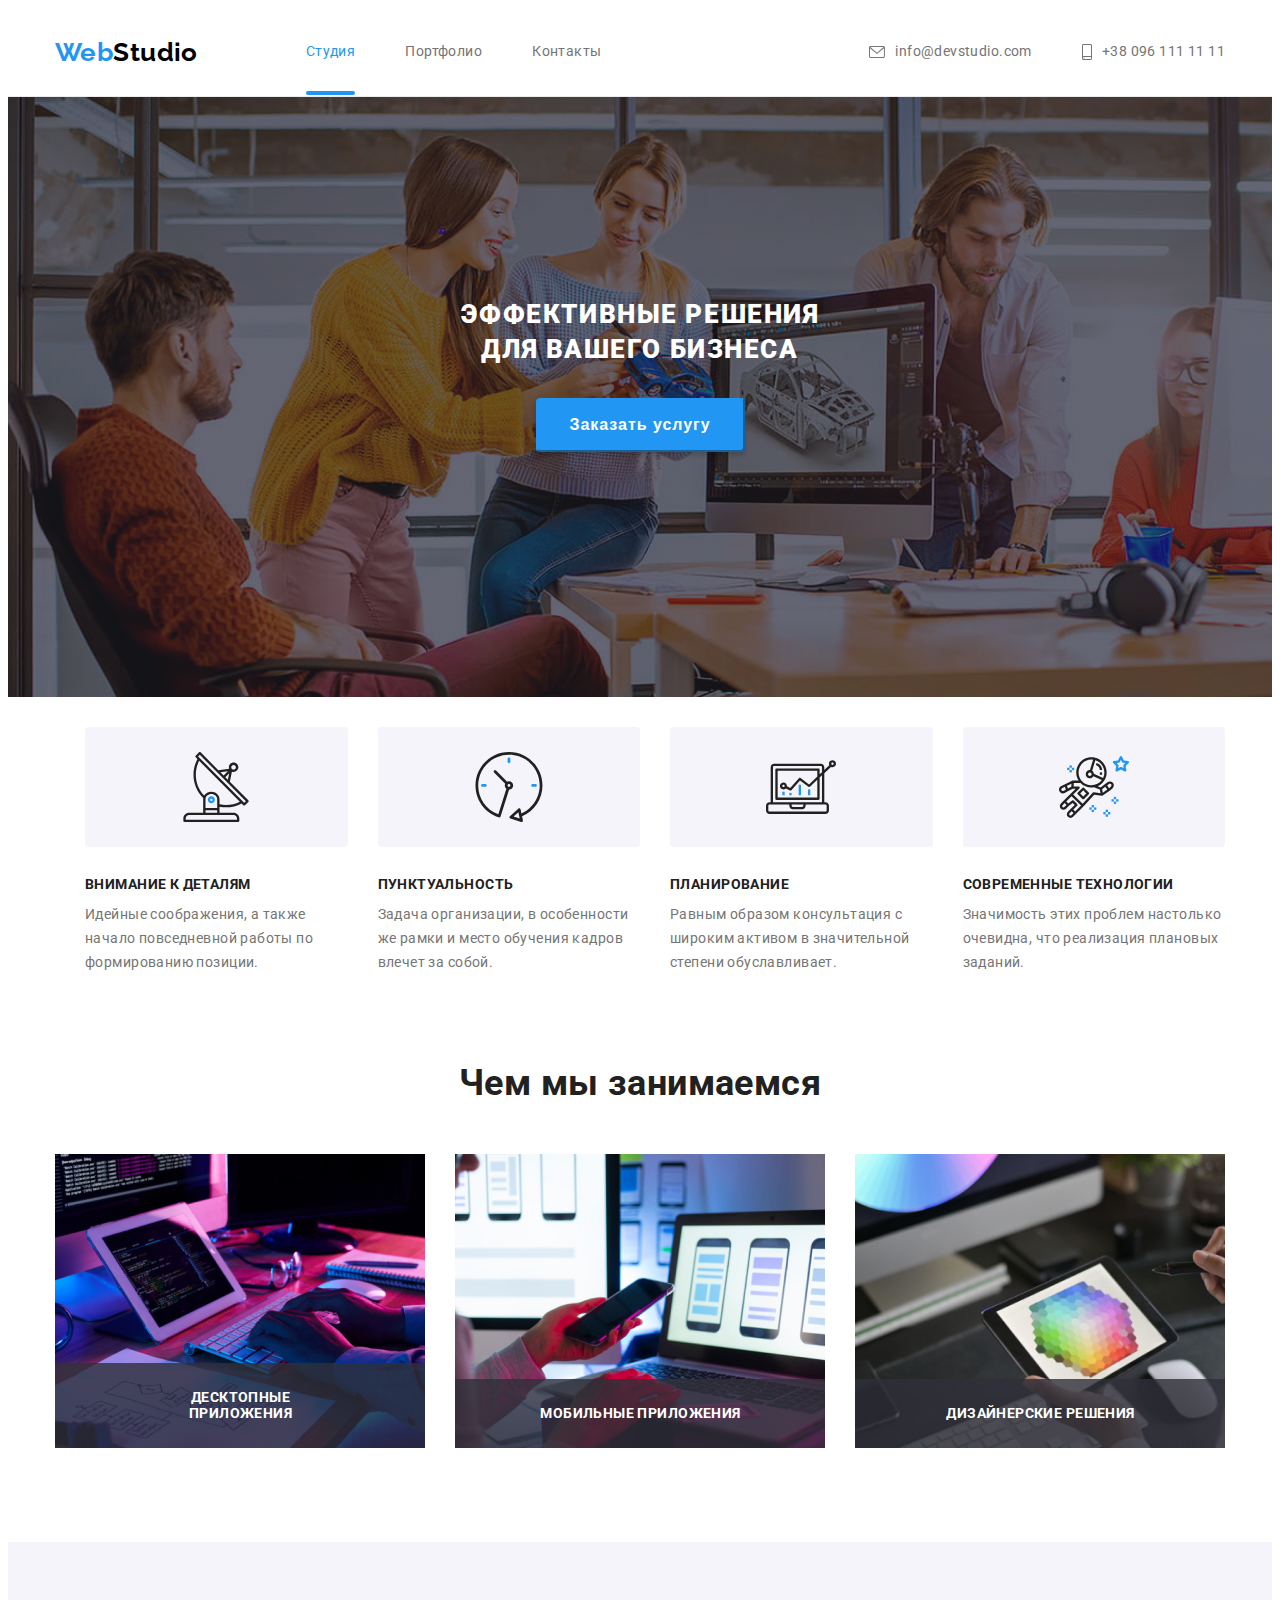
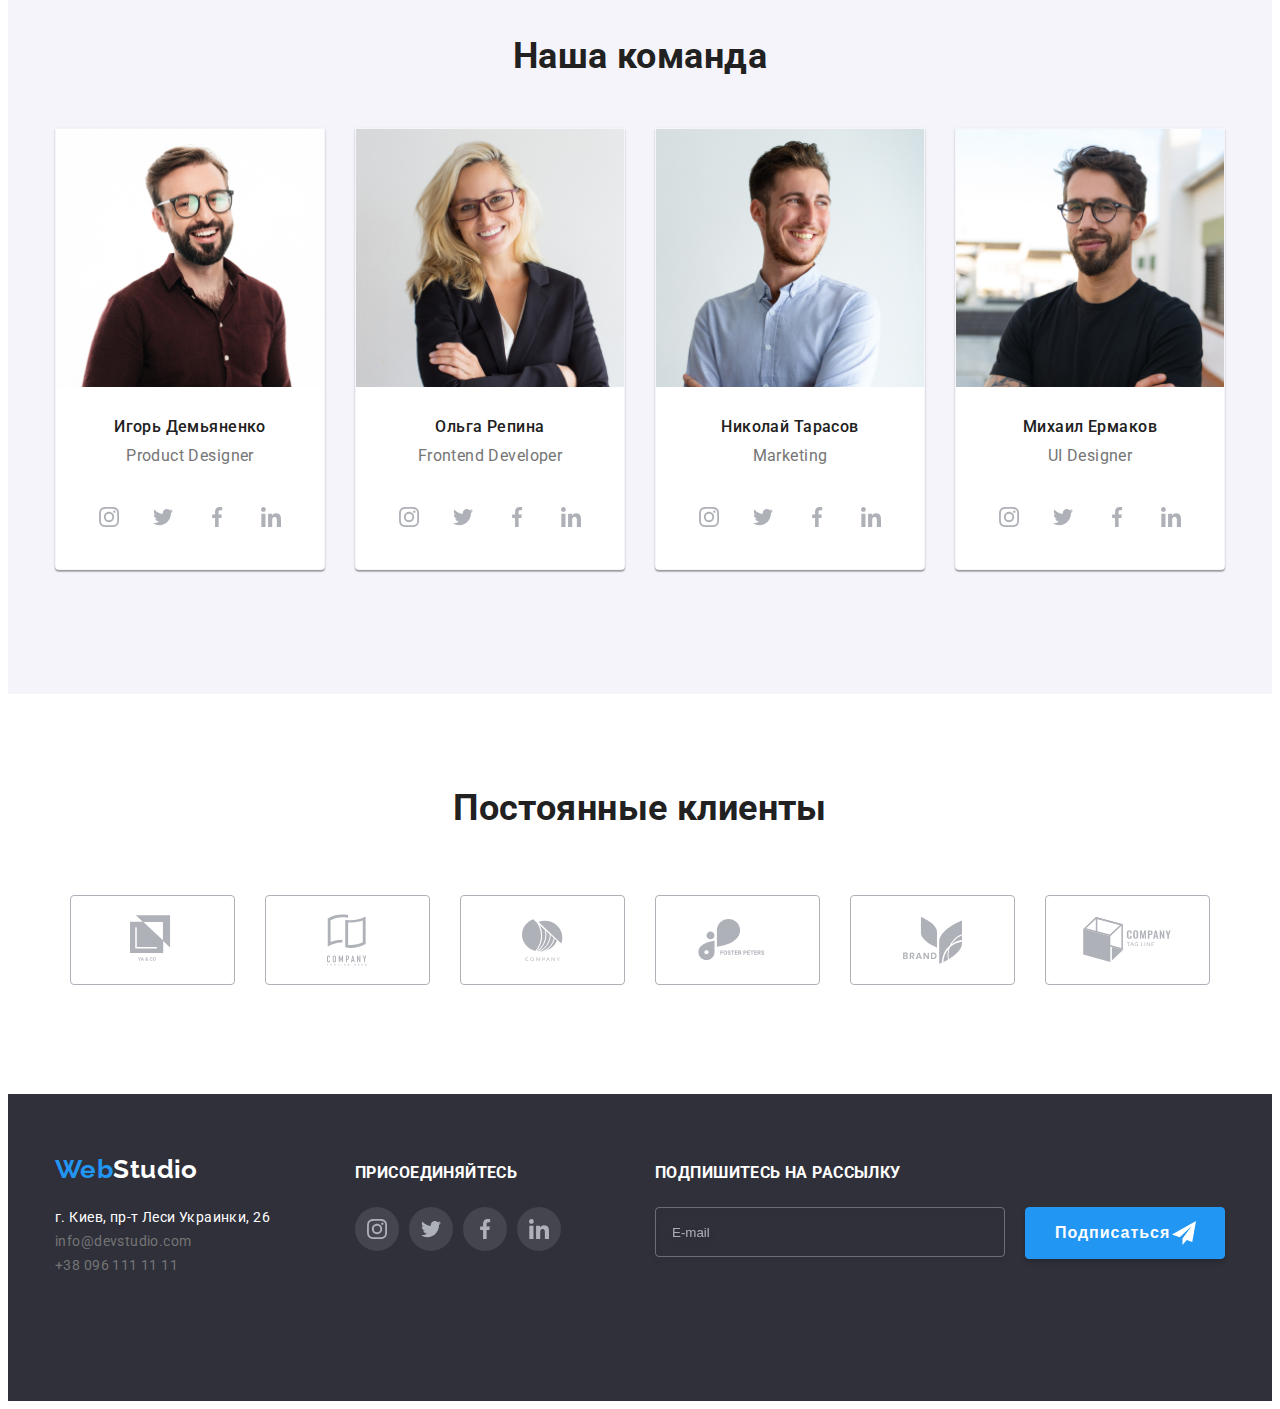
<file: index.html>
<!DOCTYPE html>
<html lang="ru">
  <head>
    <meta charset="UTF-8" />
    <meta http-equiv="X-UA-Compatible" content="IE=edge" />
    <meta name="viewport" content="width=device-width, initial-scale=1.0" />
    <title>Компания Webstudio</title>
    <link rel="preconnect" href="https://fonts.gstatic.com" />
    <link
      href="https://fonts.googleapis.com/css2?family=Raleway:wght@700&family=Roboto:wght@400;500;700;900&display=swap"
      rel="stylesheet"
    />
    <link
      rel="stylesheet"
      href="https://cdnjs.cloudflare.com/ajax/libs/modern-normalize/1.0.0/modern-normalize.min.css"
      integrity="sha512-ISS7cAi1PEhQ8jnbJpJZMd29NlhNj4AWYyLOSp2CE/CsHxTCu+r+t0D2yoJudVrd0/8fTVPUVDzY5Tvli75u/g=="
      crossorigin="anonymous"
    />
    <link rel="stylesheet" href="./css/styles.min.css" />
  </head>
  <body>
    <!-- Хэдер -->
    <header class="page-header">
      <div class="container header-pos">
        <!-- Главная навигация -->

        <!-- Лого в хэдере -->
        <a class="link logo" href="./">
          <span class="logo logo-left">Web</span
          ><span class="logo logo__dark">Studio</span>
        </a>
        <div class="nav-wrapper">
          <nav>
            <ul class="list nav__list">
              <li class="nav__item">
                <a class="link current" href="./">Студия</a>
              </li>
              <li class="nav__item">
                <a class="link" href="./portfolio.html">Портфолио</a>
              </li>
              <li class="nav__item"><a class="link" href="">Контакты</a></li>
            </ul>
          </nav>
          <!-- Контакты -->
          <ul class="list header-contacts">
            <li class="header-contacts__item">
              <a
                class="link header-contacts__link"
                href="mailto:info@devstudio.com"
              >
                <svg class="icon" width="16px" height="12px">
                  <use href="./images/sprite.svg#icon-envelope"></use>
                </svg>
                info@devstudio.com
              </a>
            </li>
            <li class="header-contacts__item">
              <a class="link header-contacts__link" href="tel:+380961111111">
                <svg class="icon" width="10px" height="16px">
                  <use href="./images/sprite.svg#icon-smartphone"></use>
                </svg>
                +38 096 111 11 11
              </a>
            </li>
          </ul>
        </div>

        <button
          type="button"
          class="btn-mob-nav"
          aria-label="меню навигации"
          data-menu-button
        >
          <svg class="icon" width="20" height="20">
            <use
              class="icon-burger"
              href="./images/icons.svg#icon-burgermob"
            ></use>
            <use
              class="icon-close"
              href="./images/icons.svg#icon-closemob"
            ></use>
          </svg>
        </button>
      </div>
    </header>

    <div class="mobile-menu" data-menu>
      <ul class="mobile-menu-nav__list">
        <li class="list mobile-menu-nav__item">
          <a class="link current" href="./">Студия</a>
        </li>
        <li class="list mobile-menu-nav__item">
          <a class="link" href="./portfolio.html">Портфолио</a>
        </li>
        <li class="list mobile-menu-nav__item">
          <a class="link" href="">Контакты</a>
        </li>
      </ul>

      <ul class="mobile-menu-contacts__list">
        <li class="list mobile-menu-contacts__item">
          <a class="link mobile-menu__tel" href="tel:+380961111111">
            +38 096 111 11 11
          </a>
        </li>
        <li class="list mobile-menu-contacts__item">
          <a class="link mobile-menu__mail" href="mailto:info@devstudio.com">
            info@devstudio.com
          </a>
        </li>
      </ul>
      <ul class="mobile-menu-social__list">
        <li class="list mobile-menu-social__item">
          <a class="link" href="/">Instagram</a>
        </li>
        <li class="list mobile-menu-social__item">
          <a class="link" href="/">Twitter</a>
        </li>
        <li class="list mobile-menu-social__item">
          <a class="link" href="/">Facebook</a>
        </li>
        <li class="list mobile-menu-social__item">
          <a class="link" href="/">LinkedIn</a>
        </li>
      </ul>
    </div>

    <main>
      <section class="heroe-section">
        <div class="heroe-section__container">
          <h1 class="heroe-section__title">
            Эффективные решения для вашего бизнеса
          </h1>
          <button data-modal-open type="button" class="heroe-section-btn">
            Заказать услугу
          </button>
        </div>
      </section>

      <!-- Наши ценности -->
      <section>
        <div class="container">
          <ul class="list values-list">
            <li class="values-list__item">
              <div class="values-list__icon">
                <svg class="icon" width="70" height="70">
                  <use href="./images/icons.svg#icon-antenna"></use>
                </svg>
              </div>
              <h3 class="values-list__title">Внимание к деталям</h3>
              <p class="values-list__meta">
                Идейные соображения, а также начало повседневной работы по
                формированию позиции.
              </p>
            </li>
            <li class="values-list__item">
              <div class="values-list__icon">
                <svg class="icon" width="70" height="70">
                  <use href="./images/icons.svg#icon-clock"></use>
                </svg>
              </div>
              <h3 class="values-list__title">Пунктуальность</h3>
              <p class="values-list__meta">
                Задача организации, в особенности же рамки и место обучения
                кадров влечет за собой.
              </p>
            </li>
            <li class="values-list__item">
              <div class="values-list__icon">
                <svg class="icon" width="70" height="70">
                  <use href="./images/icons.svg#icon-diagram"></use>
                </svg>
              </div>
              <h3 class="values-list__title">Планирование</h3>
              <p class="values-list__meta">
                Равным образом консультация с широким активом в значительной
                степени обуславливает.
              </p>
            </li>
            <li class="values-list__item">
              <div class="values-list__icon">
                <svg class="icon" width="70" height="70">
                  <use href="./images/icons.svg#icon-astronaut"></use>
                </svg>
              </div>
              <h3 class="values-list__title">Современные технологии</h3>
              <p class="values-list__meta">
                Значимость этих проблем настолько очевидна, что реализация
                плановых заданий.
              </p>
            </li>
          </ul>
        </div>
      </section>

      <!-- Наша деятельность -->
      <section class="section activity-section">
        <div class="container">
          <h2 class="title-page activity-section">Чем мы занимаемся</h2>
          <!-- Список изображений -->
          <ul class="list activity-list">
            <li>
              <div class="activity-list__card">
                <picture>
                  <source
                    srcset="
                      ./images/activity/act-1_1200.jpg     1x,
                      ./images/activity/act-1_1200_@2x.jpg 2x
                    "
                    media="(min-width: 1200px)"
                  />
                  <img
                    src="./images/activity/act-1_1200.jpg"
                    width="370"
                    alt="Работа Web-разработчика"
                  />
                </picture>
                <div class="activity-list__label">
                  <p>Десктопные приложения</p>
                </div>
              </div>
            </li>
            <li>
              <div class="activity-list__card">
                <picture>
                  <source
                    srcset="
                      ./images/activity/act-2_1200.jpg     1x,
                      ./images/activity/act-2_1200_@2x.jpg 2x
                    "
                    media="(min-width: 1200px)"
                  />
                  <img
                    src="./images/activity/act-2_1200.jpg"
                    width="370"
                    alt="Работа UI-UX-дизайнера"
                  />
                </picture>
                <div class="activity-list__label">
                  <p>Мобильные приложения</p>
                </div>
              </div>
            </li>
            <li>
              <div class="activity-list__card">
                <picture>
                  <source
                    srcset="
                      ./images/activity/act-3_1200.jpg     1x,
                      ./images/activity/act-3_1200_@2x.jpg 2x
                    "
                    media="(min-width: 1200px)"
                  />
                  <img
                    src="./images/activity/act-3_1200.jpg"
                    width="370"
                    alt="Работа Web-дизайнера"
                  />
                </picture>
                <div class="activity-list__label">
                  <p>Дизайнерские решения</p>
                </div>
              </div>
            </li>
          </ul>
        </div>
      </section>

      <!-- Наша команда -->
      <section class="section team-section">
        <div class="container">
          <h2 class="title-page">Наша команда</h2>
          <ul class="list team-section__list">
            <li class="team-section__item">
              <div class="team-section__card">
                <picture>
                  <source
                    srcset="
                      ./images/team/team-1_1200.jpg     1x,
                      ./images/team/team-1_1200_@2x.jpg 2x
                    "
                    media="(min-width: 1200px)"
                  />
                  <source
                    srcset="
                      ./images/team/team-1_768.jpg     1x,
                      ./images/team/team-1_768_@2x.jpg 2x
                    "
                    media="(min-width: 768px)"
                  />
                  <source
                    srcset="
                      ./images/team/team-1_480.jpg     1x,
                      ./images/team/team-1_480_@2x.jpg 2x
                    "
                    media="(max-width: 767px)"
                  />
                  <img
                    src="./images/team/team-1_1200.jpg"
                    width="450"
                    alt="Игорь Демьяненко - Product Designer"
                  />
                </picture>
                <h3 class="team-section__title">Игорь Демьяненко</h3>
                <p class="team-section__meta">Product Designer</p>
                <ul class="list team-section__social-icon-list">
                  <li class="team-section__social-icon-item">
                    <a
                      href=""
                      class="team-section__social-icon-link"
                      target="_blank"
                      rel="noopener noreferrer"
                    >
                      <svg class="icon">
                        <use href="./images/sprite.svg#icon-instagram"></use>
                      </svg>
                    </a>
                  </li>
                  <li class="team-section__social-icon-item">
                    <a
                      href=""
                      class="team-section__social-icon-link"
                      target="_blank"
                      rel="noopener noreferrer"
                    >
                      <svg class="icon">
                        <use href="./images/sprite.svg#icon-twitter"></use>
                      </svg>
                    </a>
                  </li>
                  <li class="team-section__social-icon-item">
                    <a
                      href=""
                      class="team-section__social-icon-link"
                      target="_blank"
                      rel="noopener noreferrer"
                    >
                      <svg class="icon">
                        <use href="./images/sprite.svg#icon-facebook"></use>
                      </svg>
                    </a>
                  </li>
                  <li class="team-section__social-icon-item">
                    <a
                      href=""
                      class="team-section__social-icon-link"
                      target="_blank"
                      rel="noopener noreferrer"
                    >
                      <svg class="icon">
                        <use href="./images/sprite.svg#icon-linkedin"></use>
                      </svg>
                    </a>
                  </li>
                </ul>
              </div>
            </li>
            <li class="team-section__item">
              <div class="team-section__card">
                <picture>
                  <source
                    srcset="
                      ./images/team/team-2_1200.jpg     1x,
                      ./images/team/team-2_1200_@2x.jpg 2x
                    "
                    media="(min-width: 1200px)"
                  />
                  <source
                    srcset="
                      ./images/team/team-2_768.jpg     1x,
                      ./images/team/team-2_768_@2x.jpg 2x
                    "
                    media="(min-width: 768px)"
                  />
                  <source
                    srcset="
                      ./images/team/team-2_480.jpg     1x,
                      ./images/team/team-2_480_@2x.jpg 2x
                    "
                    media="(max-width: 767px)"
                  />
                  <img
                    src="./images/team/team-2_1200.jpg"
                    width="450"
                    alt="Ольга Репина - Frontend Developer"
                  />
                </picture>
                <h3 class="team-section__title">Ольга Репина</h3>
                <p class="team-section__meta">Frontend Developer</p>
                <ul class="list team-section__social-icon-list">
                  <li class="team-section__social-icon-item">
                    <a
                      href=""
                      class="team-section__social-icon-link"
                      target="_blank"
                      rel="noopener noreferrer"
                    >
                      <svg class="icon">
                        <use href="./images/sprite.svg#icon-instagram"></use>
                      </svg>
                    </a>
                  </li>
                  <li class="team-section__social-icon-item">
                    <a
                      href=""
                      class="team-section__social-icon-link"
                      target="_blank"
                      rel="noopener noreferrer"
                    >
                      <svg class="icon">
                        <use href="./images/sprite.svg#icon-twitter"></use>
                      </svg>
                    </a>
                  </li>
                  <li class="team-section__social-icon-item">
                    <a
                      href=""
                      class="team-section__social-icon-link"
                      target="_blank"
                      rel="noopener noreferrer"
                    >
                      <svg class="icon">
                        <use href="./images/sprite.svg#icon-facebook"></use>
                      </svg>
                    </a>
                  </li>
                  <li class="team-section__social-icon-item">
                    <a
                      href=""
                      class="team-section__social-icon-link"
                      target="_blank"
                      rel="noopener noreferrer"
                    >
                      <svg class="icon">
                        <use href="./images/sprite.svg#icon-linkedin"></use>
                      </svg>
                    </a>
                  </li>
                </ul>
              </div>
            </li>
            <li class="team-section__item">
              <div class="team-section__card">
                <picture>
                  <source
                    srcset="
                      ./images/team/team-3_1200.jpg     1x,
                      ./images/team/team-3_1200_@2x.jpg 2x
                    "
                    media="(min-width: 1200px)"
                  />
                  <source
                    srcset="
                      ./images/team/team-3_768.jpg     1x,
                      ./images/team/team-3_768_@2x.jpg 2x
                    "
                    media="(min-width: 768px)"
                  />
                  <source
                    srcset="
                      ./images/team/team-3_480.jpg     1x,
                      ./images/team/team-3_480_@2x.jpg 2x
                    "
                    media="(max-width: 767px)"
                  />
                  <img
                    src="./images/team/team-3_1200.jpg"
                    width="450"
                    alt="Николай Тарасов - Marketing"
                  />
                </picture>
                <h3 class="team-section__title">Николай Тарасов</h3>
                <p class="team-section__meta">Marketing</p>
                <ul class="list team-section__social-icon-list">
                  <li class="team-section__social-icon-item">
                    <a
                      href=""
                      class="team-section__social-icon-link"
                      target="_blank"
                      rel="noopener noreferrer"
                    >
                      <svg class="icon">
                        <use href="./images/sprite.svg#icon-instagram"></use>
                      </svg>
                    </a>
                  </li>
                  <li class="team-section__social-icon-item">
                    <a
                      href=""
                      class="team-section__social-icon-link"
                      target="_blank"
                      rel="noopener noreferrer"
                    >
                      <svg class="icon">
                        <use href="./images/sprite.svg#icon-twitter"></use>
                      </svg>
                    </a>
                  </li>
                  <li class="team-section__social-icon-item">
                    <a
                      href=""
                      class="team-section__social-icon-link"
                      target="_blank"
                      rel="noopener noreferrer"
                    >
                      <svg class="icon">
                        <use href="./images/sprite.svg#icon-facebook"></use>
                      </svg>
                    </a>
                  </li>
                  <li class="team-section__social-icon-item">
                    <a
                      href=""
                      class="team-section__social-icon-link"
                      target="_blank"
                      rel="noopener noreferrer"
                    >
                      <svg class="icon">
                        <use href="./images/sprite.svg#icon-linkedin"></use>
                      </svg>
                    </a>
                  </li>
                </ul>
              </div>
            </li>
            <li class="team-section__item">
              <div class="team-section__card">
                <picture>
                  <source
                    srcset="
                      ./images/team/team-4_1200.jpg     1x,
                      ./images/team/team-4_1200_@2x.jpg 2x
                    "
                    media="(min-width: 1200px)"
                  />
                  <source
                    srcset="
                      ./images/team/team-4_768.jpg     1x,
                      ./images/team/team-4_768_@2x.jpg 2x
                    "
                    media="(min-width: 768px)"
                  />
                  <source
                    srcset="
                      ./images/team/team-4_480.jpg     1x,
                      ./images/team/team-4_480_@2x.jpg 2x
                    "
                    media="(max-width: 767px)"
                  />
                  <img
                    src="./images/team/team-4_1200.jpg"
                    width="450"
                    alt="Михаил Ермаков - UI Designer"
                  />
                </picture>
                <h3 class="team-section__title">Михаил Ермаков</h3>
                <p class="team-section__meta">UI Designer</p>
                <ul class="list team-section__social-icon-list">
                  <li class="team-section__social-icon-item">
                    <a
                      href=""
                      class="team-section__social-icon-link"
                      target="_blank"
                      rel="noopener noreferrer"
                    >
                      <svg class="icon">
                        <use href="./images/sprite.svg#icon-instagram"></use>
                      </svg>
                    </a>
                  </li>
                  <li class="team-section__social-icon-item">
                    <a
                      href=""
                      class="team-section__social-icon-link"
                      target="_blank"
                      rel="noopener noreferrer"
                    >
                      <svg class="icon">
                        <use href="./images/sprite.svg#icon-twitter"></use>
                      </svg>
                    </a>
                  </li>
                  <li class="team-section__social-icon-item">
                    <a
                      href=""
                      class="team-section__social-icon-link"
                      target="_blank"
                      rel="noopener noreferrer"
                    >
                      <svg class="icon">
                        <use href="./images/sprite.svg#icon-facebook"></use>
                      </svg>
                    </a>
                  </li>
                  <li class="team-section__social-icon-item">
                    <a
                      href=""
                      class="team-section__social-icon-link"
                      target="_blank"
                      rel="noopener noreferrer"
                    >
                      <svg class="icon">
                        <use href="./images/sprite.svg#icon-linkedin"></use>
                      </svg>
                    </a>
                  </li>
                </ul>
              </div>
            </li>
          </ul>
        </div>
      </section>

      <!-- Постоянные клиенты -->
      <section>
        <div class="container">
          <h2 class="title-page customer-title">Постоянные клиенты</h2>
          <ul class="list customers-list">
            <li class="customer-item">
              <a
                href=""
                class="company-icon-link"
                target="_blank"
                rel="noopener noreferrer"
              >
                <svg class="icon" width="44.27" height="49.23">
                  <use href="./images/sprite.svg#icon-client-one"></use></svg
              ></a>
            </li>
            <li class="customer-item">
              <a
                href=""
                class="company-icon-link"
                target="_blank"
                rel="noopener noreferrer"
              >
                <svg class="icon" width="40px" height="52px">
                  <use href="./images/sprite.svg#icon-client-two"></use></svg
              ></a>
            </li>
            <li class="customer-item">
              <a
                href=""
                class="company-icon-link"
                target="_blank"
                rel="noopener noreferrer"
              >
                <svg class="icon" width="41px" height="42.6px">
                  <use href="./images/sprite.svg#icon-client-three"></use></svg
              ></a>
            </li>
            <li class="customer-item">
              <a
                href=""
                class="company-icon-link"
                target="_blank"
                rel="noopener noreferrer"
              >
                <svg class="icon" width="79.6px" height="42.02px">
                  <use href="./images/sprite.svg#icon-client-four"></use></svg
              ></a>
            </li>
            <li class="customer-item">
              <a
                href=""
                class="company-icon-link"
                target="_blank"
                rel="noopener noreferrer"
              >
                <svg class="icon" width="59px" height="47px">
                  <use href="./images/sprite.svg#icon-client-five"></use></svg
              ></a>
            </li>
            <li class="customer-item">
              <a
                href=""
                class="company-icon-link"
                target="_blank"
                rel="noopener noreferrer"
              >
                <svg class="icon" width="88.48px" height="45.44px">
                  <use href="./images/sprite.svg#icon-client-six"></use></svg
              ></a>
            </li>
          </ul>
        </div>
      </section>
    </main>

    <!-- Футер -->
    <footer class="section page-footer">
      <div class="container footer-content">
        <div class="footer__item">
          <!-- Лого в футере -->
          <div class="logo__footer">
            <a class="link logo" href="./">
              <span class="logo">Web</span
              ><span class="logo__light">Studio</span>
            </a>
          </div>
          <!-- Контактные данные компании -->
          <div class="footer-contacts">
            <address class="address">
              <p class="footer__address--light">
                г. Киев, пр-т Леси Украинки, 26
              </p>
              <ul class="list">
                <li>
                  <a class="link" href="mailto:info@devstudio.com"
                    >info@devstudio.com</a
                  >
                </li>
                <li>
                  <a class="link" href="tel:+380961111111">+38 096 111 11 11</a>
                </li>
              </ul>
            </address>
          </div>
        </div>

        <!-- Присоединяйтесь -->
        <div class="footer__item footer__social-icons">
          <h3 class="footer-social__title">Присоединяйтесь</h3>
          <ul class="list footer-social__icon-list">
            <li class="footer-social__icon-item">
              <a
                href=""
                class="footer-social__icon-link"
                target="_blank"
                rel="noopener noreferrer"
              >
                <svg class="icon">
                  <use href="./images/sprite.svg#icon-instagram"></use>
                </svg>
              </a>
            </li>
            <li class="footer-social__icon-item">
              <a
                href=""
                class="footer-social__icon-link"
                target="_blank"
                rel="noopener noreferrer"
              >
                <svg class="icon">
                  <use href="./images/sprite.svg#icon-twitter"></use>
                </svg>
              </a>
            </li>
            <li class="footer-social__icon-item">
              <a
                href=""
                class="footer-social__icon-link"
                target="_blank"
                rel="noopener noreferrer"
              >
                <svg class="icon">
                  <use href="./images/sprite.svg#icon-facebook"></use>
                </svg>
              </a>
            </li>
            <li class="footer-social__icon-item">
              <a
                href=""
                class="footer-social__icon-link"
                target="_blank"
                rel="noopener noreferrer"
              >
                <svg class="icon">
                  <use href="./images/sprite.svg#icon-linkedin"></use>
                </svg>
              </a>
            </li>
          </ul>
        </div>

        <div class="footer__item subscribtion-form-container">
          <h3 class="footer-social__title">Подпишитесь на рассылку</h3>
          <form class="subscripting-form">
            <input
              class="mail-input"
              type="email"
              name="user-mail"
              id="user-mail"
              placeholder="E-mail"
            />
            <button class="btn-subscribe" type="submit">
              Подписаться
              <svg class="icon" width="24px" height="24px">
                <use href="./images/icons.svg#icon-send"></use>
              </svg>
            </button>
          </form>
        </div>
      </div>
    </footer>

    <!-- Модальное окно заказать услугу -->
    <div class="backdrop is-hidden" data-modal>
      <div class="modal">
        <button class="btn-close-modal" data-modal-close>
          <svg width="11" height="11">
            <use href="./images/sprite.svg#icon-cross"></use>
          </svg>
        </button>
      </div>

      <form class="contact-form">
        <p class="modal-title">Оставьте свои данные, мы вам перезвоним</p>
        <div class="field-wrapper">
          <label for="usr-name"
            ><p class="title-contact-form-field">Имя</p></label
          >
          <input
            type="text"
            class="contact-form-field"
            name="usr-name"
            id="usr-name"
          /><svg class="field-icon">
            <use href="./images/icons.svg#icon-persone"></use>
          </svg>
        </div>

        <div class="field-wrapper">
          <label for="usr-phone">
            <p class="title-contact-form-field">Телефон</p></label
          >
          <input
            type="tel"
            class="contact-form-field"
            name="usr-phone"
            id="usr-phone"
          />
          <svg class="field-icon">
            <use href="./images/icons.svg#icon-phone"></use>
          </svg>
        </div>

        <div class="field-wrapper">
          <label for="usr-mail"
            ><p class="title-contact-form-field">Почта</p></label
          >
          <input
            type="email"
            class="contact-form-field"
            name="usr-mail"
            id="usr-mail"
          /><svg class="field-icon">
            <use href="./images/icons.svg#icon-email"></use>
          </svg>
        </div>

        <div>
          <label
            ><p class="title-contact-form-field">Комментарий</p>
            <textarea
              class="contact-form-comment"
              name="textarea"
              rows="5"
              placeholder="Введите текст"
            ></textarea>
          </label>

          <div class="agriment-check">
            <label class="check">
              <input
                type="checkbox"
                class="check-input"
                name="agreement-check"
                id="agreement-check"
              />
              <span class="check-box">
                <svg class="check-box-checked">
                  <use href="./images/icons.svg#icon-check"></use>
                </svg>
              </span>
              Соглашаюсь с рассылкой и принимаю <a href="">Условия договора</a>
            </label>
          </div>

          <button type="submit" class="btn-contact-form-submit">
            Отправить
          </button>
        </div>
      </form>
    </div>

    <script src="./js/modal.js"></script>
    <script src="./js/menu-mobile.js"></script>
  </body>
</html>
</file>
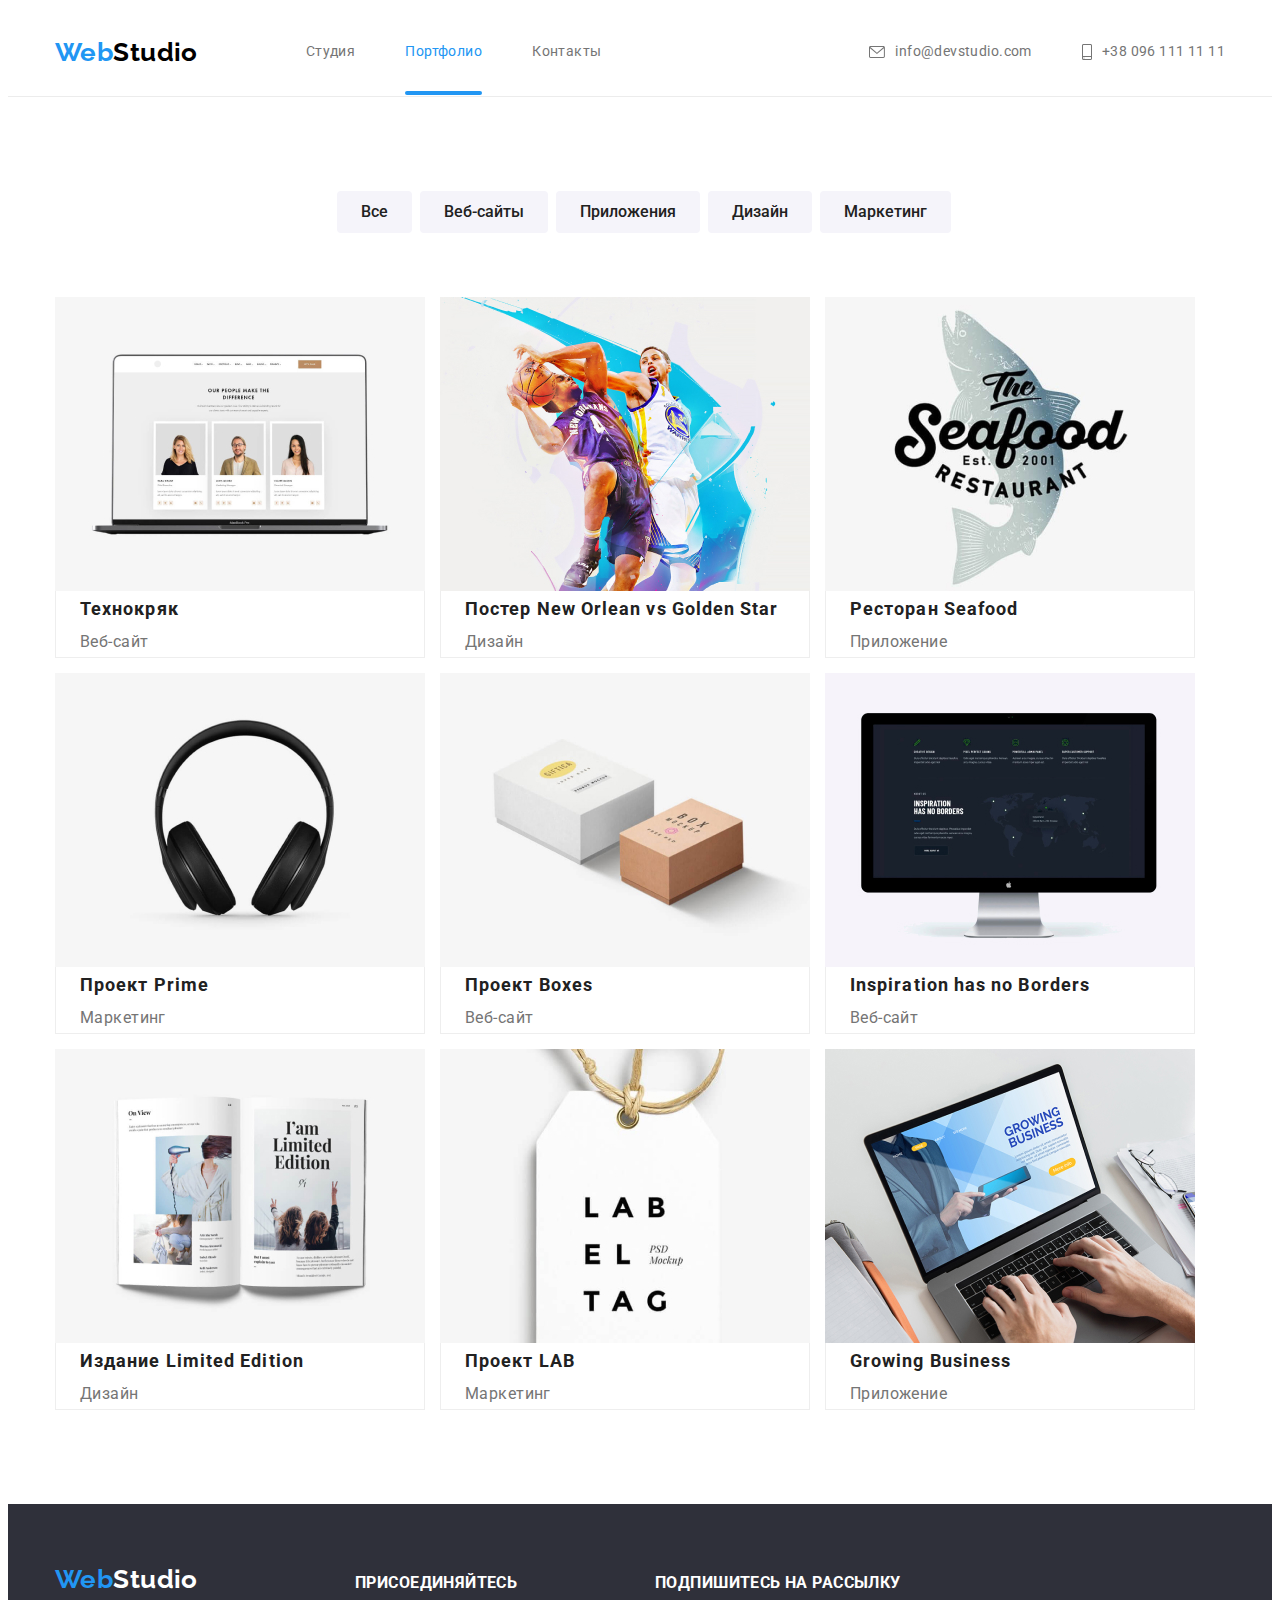
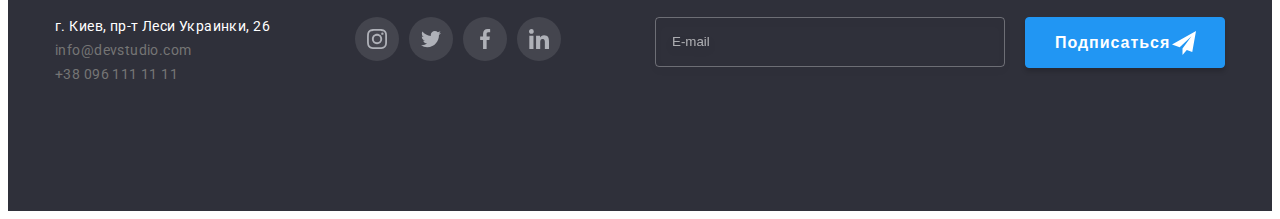
<file: portfolio.html>
<!DOCTYPE html>
<html lang="ru">
  <head>
    <meta charset="UTF-8" />
    <meta http-equiv="X-UA-Compatible" content="IE=edge" />
    <meta name="viewport" content="width=device-width, initial-scale=1.0" />
    <title>Портфолио компании WebStudio</title>
    <link rel="preconnect" href="https://fonts.gstatic.com" />
    <link
      href="https://fonts.googleapis.com/css2?family=Raleway:wght@700&family=Roboto:wght@400;500;700;900&display=swap"
      rel="stylesheet"
    />
    <link
      rel="stylesheet"
      href="https://cdnjs.cloudflare.com/ajax/libs/modern-normalize/1.0.0/modern-normalize.min.css"
      integrity="sha512-ISS7cAi1PEhQ8jnbJpJZMd29NlhNj4AWYyLOSp2CE/CsHxTCu+r+t0D2yoJudVrd0/8fTVPUVDzY5Tvli75u/g=="
      crossorigin="anonymous"
    />
    <link rel="stylesheet" href="./css/styles.min.css" />
  </head>
  <body>
    <!-- Хэдер -->
    <header class="page-header">
      <div class="container header-pos">
        <!-- Главная навигация -->

        <!-- Лого в хэдере -->
        <a class="link logo" href="./">
          <span class="logo logo-left">Web</span
          ><span class="logo logo__dark">Studio</span>
        </a>
        <div class="nav-wrapper">
          <nav>
            <ul class="list nav__list">
              <li class="nav__item">
                <a class="link" href="./">Студия</a>
              </li>
              <li class="nav__item">
                <a class="link current" href="./portfolio.html">Портфолио</a>
              </li>
              <li class="nav__item"><a class="link" href="">Контакты</a></li>
            </ul>
          </nav>
          <!-- Контакты -->
          <ul class="list header-contacts">
            <li class="header-contacts__item">
              <a
                class="link header-contacts__link"
                href="mailto:info@devstudio.com"
              >
                <svg class="icon" width="16px" height="12px">
                  <use href="./images/sprite.svg#icon-envelope"></use>
                </svg>
                info@devstudio.com
              </a>
            </li>
            <li class="header-contacts__item">
              <a class="link header-contacts__link" href="tel:+380961111111">
                <svg class="icon" width="10px" height="16px">
                  <use href="./images/sprite.svg#icon-smartphone"></use>
                </svg>
                +38 096 111 11 11
              </a>
            </li>
          </ul>
        </div>

        <button
          type="button"
          class="btn-mob-nav"
          aria-label="меню навигации"
          data-menu-button
        >
          <svg class="icon" width="20" height="20">
            <use
              class="icon-burger"
              href="./images/icons.svg#icon-burgermob"
            ></use>
            <use
              class="icon-close"
              href="./images/icons.svg#icon-closemob"
            ></use>
          </svg>
        </button>
      </div>
    </header>

    <div class="mobile-menu" data-menu>
      <ul class="mobile-menu-nav__list">
        <li class="list mobile-menu-nav__item">
          <a class="link current" href="./">Студия</a>
        </li>
        <li class="list mobile-menu-nav__item">
          <a class="link" href="./portfolio.html">Портфолио</a>
        </li>
        <li class="list mobile-menu-nav__item">
          <a class="link" href="">Контакты</a>
        </li>
      </ul>

      <ul class="mobile-menu-contacts__list">
        <li class="list mobile-menu-contacts__item">
          <a class="link mobile-menu__tel" href="tel:+380961111111">
            +38 096 111 11 11
          </a>
        </li>
        <li class="list mobile-menu-contacts__item">
          <a class="link mobile-menu__mail" href="mailto:info@devstudio.com">
            info@devstudio.com
          </a>
        </li>
      </ul>
      <ul class="mobile-menu-social__list">
        <li class="list mobile-menu-social__item">
          <a class="link" href="/">Instagram</a>
        </li>
        <li class="list mobile-menu-social__item">
          <a class="link" href="/">Twitter</a>
        </li>
        <li class="list mobile-menu-social__item">
          <a class="link" href="/">Facebook</a>
        </li>
        <li class="list mobile-menu-social__item">
          <a class="link" href="/">LinkedIn</a>
        </li>
      </ul>
    </div>

    <main>
      <!-- Фильтр галереи работ-->
      <div class="container">
        <ul class="list galery-filter-list">
          <li>
            <button class="galery-filter-btn" type="button">Все</button>
          </li>
          <li>
            <button class="galery-filter-btn" type="button">Веб-сайты</button>
          </li>
          <li>
            <button class="galery-filter-btn" type="button">Приложения</button>
          </li>
          <li>
            <button class="galery-filter-btn" type="button">Дизайн</button>
          </li>
          <li>
            <button class="galery-filter-btn" type="button">Маркетинг</button>
          </li>
        </ul>
      </div>

      <!-- Галерея робот -->
      <div class="container">
        <ul class="list galery-list">
          <li class="galery-item">
            <a class="link galery-link" href="">
              <div class="galery-overflow">
                <picture>
                  <source
                    srcset="
                      ./images/portfolio/port-1_1200.jpg     1x,
                      ./images/portfolio/port-1_1200_@2x.jpg 2x
                    "
                    media="(min-width: 1200px)"
                  />
                  <source
                    srcset="
                      ./images/portfolio/port-1_768.jpg     1x,
                      ./images/portfolio/port-1_768_@2x.jpg 2x
                    "
                    media="(min-width: 768px)"
                  />
                  <source
                    srcset="
                      ./images/portfolio/port-1_480.jpg     1x,
                      ./images/portfolio/port-1_480_@2x.jpg 2x
                    "
                    media="(max-width: 767px)"
                  />
                  <img
                    src="./images/portfolio/port-1_1200.jpg"
                    width="450"
                    alt="Пример сайта"
                  />
                </picture>

                <div class="galery-item-description">
                  <p>
                    Технокряк это современная площадка распространения
                    коронавируса. Компании используют эту платформу для
                    цифрового шпионажа и атак на защищённые сервера конкурентов.
                  </p>
                </div>
              </div>
              <div class="frame-portfolio-card">
                <p class="caption-card">Технокряк</p>
                <p class="desc-card">Веб-сайт</p>
              </div>
            </a>
          </li>
          <li class="galery-item">
            <a class="link galery-link" href="">
              <div class="galery-overflow">
                <picture>
                  <source
                    srcset="
                      ./images/portfolio/port-2_1200.jpg     1x,
                      ./images/portfolio/port-2_1200_@2x.jpg 2x
                    "
                    media="(min-width: 1200px)"
                  />
                  <source
                    srcset="
                      ./images/portfolio/port-2_768.jpg     1x,
                      ./images/portfolio/port-2_768_@2x.jpg 2x
                    "
                    media="(min-width: 768px)"
                  />
                  <source
                    srcset="
                      ./images/portfolio/port-2_480.jpg     1x,
                      ./images/portfolio/port-2_480_@2x.jpg 2x
                    "
                    media="(max-width: 767px)"
                  />
                  <img
                    src="./images/portfolio/port-2_1200.jpg"
                    width="450"
                    alt="Пример дизайна постера"
                  />
                </picture>
                <div class="galery-item-description">
                  <p>
                    Технокряк это современная площадка распространения
                    коронавируса. Компании используют эту платформу для
                    цифрового шпионажа и атак на защищённые сервера конкурентов.
                  </p>
                </div>
              </div>
              <div class="frame-portfolio-card">
                <p class="caption-card">Постер New Orlean vs Golden Star</p>
                <p class="desc-card">Дизайн</p>
              </div>
            </a>
          </li>
          <li class="galery-item">
            <a class="link galery-link" href="">
              <div class="galery-overflow">
                <picture>
                  <source
                    srcset="
                      ./images/portfolio/port-3_1200.jpg     1x,
                      ./images/portfolio/port-3_1200_@2x.jpg 2x
                    "
                    media="(min-width: 1200px)"
                  />
                  <source
                    srcset="
                      ./images/portfolio/port-3_768.jpg     1x,
                      ./images/portfolio/port-3_768_@2x.jpg 2x
                    "
                    media="(min-width: 768px)"
                  />
                  <source
                    srcset="
                      ./images/portfolio/port-3_480.jpg     1x,
                      ./images/portfolio/port-3_480_@2x.jpg 2x
                    "
                    media="(max-width: 767px)"
                  />
                  <img
                    src="./images/portfolio/port-3_1200.jpg"
                    width="450"
                    alt="Пример приложения"
                  />
                </picture>
                <div class="galery-item-description">
                  <p>
                    Технокряк это современная площадка распространения
                    коронавируса. Компании используют эту платформу для
                    цифрового шпионажа и атак на защищённые сервера конкурентов.
                  </p>
                </div>
              </div>
              <div class="frame-portfolio-card">
                <p class="caption-card">Ресторан Seafood</p>
                <p class="desc-card">Приложение</p>
              </div>
            </a>
          </li>
          <li class="galery-item">
            <a class="link galery-link" href="">
              <div class="galery-overflow">
                <picture>
                  <source
                    srcset="
                      ./images/portfolio/port-4_1200.jpg     1x,
                      ./images/portfolio/port-4_1200_@2x.jpg 2x
                    "
                    media="(min-width: 1200px)"
                  />
                  <source
                    srcset="
                      ./images/portfolio/port-4_768.jpg     1x,
                      ./images/portfolio/port-4_768_@2x.jpg 2x
                    "
                    media="(min-width: 768px)"
                  />
                  <source
                    srcset="
                      ./images/portfolio/port-4_480.jpg     1x,
                      ./images/portfolio/port-4_480_@2x.jpg 2x
                    "
                    media="(max-width: 767px)"
                  />
                  <img
                    src="./images/portfolio/port-4_1200.jpg"
                    width="450"
                    alt="Пример маркетинговой кампании"
                  />
                </picture>
                <div class="galery-item-description">
                  <p>
                    Технокряк это современная площадка распространения
                    коронавируса. Компании используют эту платформу для
                    цифрового шпионажа и атак на защищённые сервера конкурентов.
                  </p>
                </div>
              </div>
              <div class="frame-portfolio-card">
                <p class="caption-card">Проект Prime</p>
                <p class="desc-card">Маркетинг</p>
              </div>
            </a>
          </li>
          <li class="galery-item">
            <a class="link galery-link" href="">
              <div class="galery-overflow">
                <picture>
                  <source
                    srcset="
                      ./images/portfolio/port-5_1200.jpg     1x,
                      ./images/portfolio/port-5_1200_@2x.jpg 2x
                    "
                    media="(min-width: 1200px)"
                  />
                  <source
                    srcset="
                      ./images/portfolio/port-5_768.jpg     1x,
                      ./images/portfolio/port-5_768_@2x.jpg 2x
                    "
                    media="(min-width: 768px)"
                  />
                  <source
                    srcset="
                      ./images/portfolio/port-5_480.jpg     1x,
                      ./images/portfolio/port-5_480_@2x.jpg 2x
                    "
                    media="(max-width: 767px)"
                  />
                  <img
                    src="./images/portfolio/port-5_1200.jpg"
                    width="450"
                    alt="Пример сайта"
                  />
                </picture>
                <div class="galery-item-description">
                  <p>
                    Технокряк это современная площадка распространения
                    коронавируса. Компании используют эту платформу для
                    цифрового шпионажа и атак на защищённые сервера конкурентов.
                  </p>
                </div>
              </div>
              <div class="frame-portfolio-card">
                <p class="caption-card">Проект Boxes</p>
                <p class="desc-card">Веб-сайт</p>
              </div>
            </a>
          </li>
          <li class="galery-item">
            <a class="link galery-link" href="">
              <div class="galery-overflow">
                <picture>
                  <source
                    srcset="
                      ./images/portfolio/port-6_1200.jpg     1x,
                      ./images/portfolio/port-6_1200_@2x.jpg 2x
                    "
                    media="(min-width: 1200px)"
                  />
                  <source
                    srcset="
                      ./images/portfolio/port-6_768.jpg     1x,
                      ./images/portfolio/port-6_768_@2x.jpg 2x
                    "
                    media="(min-width: 768px)"
                  />
                  <source
                    srcset="
                      ./images/portfolio/port-6_480.jpg     1x,
                      ./images/portfolio/port-6_480_@2x.jpg 2x
                    "
                    media="(max-width: 767px)"
                  />
                  <img
                    src="./images/portfolio/port-6_1200.jpg"
                    width="450"
                    alt="Пример сайта"
                  />
                </picture>
                <div class="galery-item-description">
                  <p>
                    Технокряк это современная площадка распространения
                    коронавируса. Компании используют эту платформу для
                    цифрового шпионажа и атак на защищённые сервера конкурентов.
                  </p>
                </div>
              </div>
              <div class="frame-portfolio-card">
                <p class="caption-card">Inspiration has no Borders</p>
                <p class="desc-card">Веб-сайт</p>
              </div>
            </a>
          </li>
          <li class="galery-item">
            <a class="link galery-link" href="">
              <div class="galery-overflow">
                <picture>
                  <source
                    srcset="
                      ./images/portfolio/port-7_1200.jpg     1x,
                      ./images/portfolio/port-7_1200_@2x.jpg 2x
                    "
                    media="(min-width: 1200px)"
                  />
                  <source
                    srcset="
                      ./images/portfolio/port-7_768.jpg     1x,
                      ./images/portfolio/port-7_768_@2x.jpg 2x
                    "
                    media="(min-width: 768px)"
                  />
                  <source
                    srcset="
                      ./images/portfolio/port-7_480.jpg     1x,
                      ./images/portfolio/port-7_480_@2x.jpg 2x
                    "
                    media="(max-width: 767px)"
                  />
                  <img
                    src="./images/portfolio/port-7_1200.jpg"
                    width="450"
                    alt="Пример дизайна"
                  />
                </picture>
                <div class="galery-item-description">
                  <p>
                    Технокряк это современная площадка распространения
                    коронавируса. Компании используют эту платформу для
                    цифрового шпионажа и атак на защищённые сервера конкурентов.
                  </p>
                </div>
              </div>
              <div class="frame-portfolio-card">
                <p class="caption-card">Издание Limited Edition</p>
                <p class="desc-card">Дизайн</p>
              </div>
            </a>
          </li>
          <li class="galery-item">
            <a class="link galery-link" href="">
              <div class="galery-overflow">
                <picture>
                  <source
                    srcset="
                      ./images/portfolio/port-8_1200.jpg     1x,
                      ./images/portfolio/port-8_1200_@2x.jpg 2x
                    "
                    media="(min-width: 1200px)"
                  />
                  <source
                    srcset="
                      ./images/portfolio/port-8_768.jpg     1x,
                      ./images/portfolio/port-8_768_@2x.jpg 2x
                    "
                    media="(min-width: 768px)"
                  />
                  <source
                    srcset="
                      ./images/portfolio/port-8_480.jpg     1x,
                      ./images/portfolio/port-8_480_@2x.jpg 2x
                    "
                    media="(max-width: 767px)"
                  />
                  <img
                    src="./images/portfolio/port-8_1200.jpg"
                    width="450"
                    alt="Пример маркетинговой кампании"
                  />
                </picture>
                <div class="galery-item-description">
                  <p>
                    Технокряк это современная площадка распространения
                    коронавируса. Компании используют эту платформу для
                    цифрового шпионажа и атак на защищённые сервера конкурентов.
                  </p>
                </div>
              </div>
              <div class="frame-portfolio-card">
                <p class="caption-card">Проект LAB</p>
                <p class="desc-card">Маркетинг</p>
              </div>
            </a>
          </li>
          <li class="galery-item">
            <a class="link galery-link" href="">
              <div class="galery-overflow">
                <picture>
                  <source
                    srcset="
                      ./images/portfolio/port-9_1200.jpg     1x,
                      ./images/portfolio/port-9_1200_@2x.jpg 2x
                    "
                    media="(min-width: 1200px)"
                  />
                  <source
                    srcset="
                      ./images/portfolio/port-9_768.jpg     1x,
                      ./images/portfolio/port-9_768_@2x.jpg 2x
                    "
                    media="(min-width: 768px)"
                  />
                  <source
                    srcset="
                      ./images/portfolio/port-9_480.jpg     1x,
                      ./images/portfolio/port-9_480_@2x.jpg 2x
                    "
                    media="(max-width: 767px)"
                  />
                  <img
                    src="./images/portfolio/port-9_1200.jpg"
                    width="450"
                    alt="Пример приложения"
                  />
                </picture>
                <div class="galery-item-description">
                  <p>
                    Технокряк это современная площадка распространения
                    коронавируса. Компании используют эту платформу для
                    цифрового шпионажа и атак на защищённые сервера конкурентов.
                  </p>
                </div>
              </div>
              <div class="frame-portfolio-card">
                <p class="caption-card">Growing Business</p>
                <p class="desc-card">Приложение</p>
              </div>
            </a>
          </li>
        </ul>
      </div>
    </main>

    <!-- Футер -->
    <footer class="section page-footer">
      <div class="container footer-content">
        <div class="footer__item">
          <!-- Лого в футере -->
          <div class="logo__footer">
            <a class="link logo" href="./">
              <span class="logo">Web</span
              ><span class="logo__light">Studio</span>
            </a>
          </div>
          <!-- Контактные данные компании -->
          <div class="footer-contacts">
            <address class="address">
              <p class="footer__address--light">
                г. Киев, пр-т Леси Украинки, 26
              </p>
              <ul class="list">
                <li>
                  <a class="link" href="mailto:info@devstudio.com"
                    >info@devstudio.com</a
                  >
                </li>
                <li>
                  <a class="link" href="tel:+380961111111">+38 096 111 11 11</a>
                </li>
              </ul>
            </address>
          </div>
        </div>

        <!-- Присоединяйтесь -->
        <div class="footer__item footer__social-icons">
          <h3 class="footer-social__title">Присоединяйтесь</h3>
          <ul class="list footer-social__icon-list">
            <li class="footer-social__icon-item">
              <a
                href=""
                class="footer-social__icon-link"
                target="_blank"
                rel="noopener noreferrer"
              >
                <svg class="icon">
                  <use href="./images/sprite.svg#icon-instagram"></use>
                </svg>
              </a>
            </li>
            <li class="footer-social__icon-item">
              <a
                href=""
                class="footer-social__icon-link"
                target="_blank"
                rel="noopener noreferrer"
              >
                <svg class="icon">
                  <use href="./images/sprite.svg#icon-twitter"></use>
                </svg>
              </a>
            </li>
            <li class="footer-social__icon-item">
              <a
                href=""
                class="footer-social__icon-link"
                target="_blank"
                rel="noopener noreferrer"
              >
                <svg class="icon">
                  <use href="./images/sprite.svg#icon-facebook"></use>
                </svg>
              </a>
            </li>
            <li class="footer-social__icon-item">
              <a
                href=""
                class="footer-social__icon-link"
                target="_blank"
                rel="noopener noreferrer"
              >
                <svg class="icon">
                  <use href="./images/sprite.svg#icon-linkedin"></use>
                </svg>
              </a>
            </li>
          </ul>
        </div>

        <div class="footer__item subscribtion-form-container">
          <h3 class="footer-social__title">Подпишитесь на рассылку</h3>
          <form class="subscripting-form">
            <input
              class="mail-input"
              type="email"
              name="user-mail"
              id="user-mail"
              placeholder="E-mail"
            />
            <button class="btn-subscribe" type="submit">
              Подписаться
              <svg class="icon" width="24px" height="24px">
                <use href="./images/icons.svg#icon-send"></use>
              </svg>
            </button>
          </form>
        </div>
      </div>
    </footer>

    <script src="./js/modal.js"></script>
    <script src="./js/menu-mobile.js"></script>
  </body>
</html>
</file>
<file: css/styles.min.css>
:root{--text-color-main: #757575;--title-text-color-light: #ffffff;--title-text-color-dark: #212121;--bg-color-main: #ffffff;--bg-color-light: #f5f4fa;--bg-color-dark: #2f303a;--logo__dark: #000000;--logo__light: #ffffff;--accent-color: #2196f3;--accent-color-hover: #188ce8;--frame-color: #eeeeee;--border-bottom-color: #ececec;--icon-color-light: #afb1b8;--logo-font: 'Raleway', sans-serif;--main-font: 'Roboto', sans-serif;--main-transition: 250ms, cubic-bezier(0.4, 0, 0.2, 1)}html{box-sizing:border-box}*,*::after,*::before{box-sizing:inherit}body{font-family:var(--main-font);font-size:14px;line-height:1.71;letter-spacing:0.03em;color:var(--text-color-main)}h1,h2,h3,h4,h5,h6,p{margin-top:0;margin-bottom:0}img{display:block;max-width:100%;height:auto;margin-left:auto;margin-right:auto}.link{text-decoration:none;color:inherit;transition-property:color, background-color;transition-duration:250ms;transition-timing-function:cubic-bezier(0.4, 0, 0.2, 1)}.link:hover,.link:focus{color:var(--accent-color);cursor:pointer}.list{list-style:none;padding-left:0;margin:0}.address{font-style:normal}.container,.footer-content{padding-left:15px;padding-right:15px;margin-left:auto;margin-right:auto}@media screen and (min-width: 480px){.container,.footer-content{max-width:480px}}@media screen and (min-width: 768px){.container,.footer-content{max-width:768px}}@media screen and (min-width: 1200px){.container,.footer-content{max-width:1200px}}.logo{font-family:var(--logo-font);font-weight:700;font-size:26px;line-height:1.19;padding-top:16px;padding-bottom:16px;color:var(--accent-color)}.logo__dark{color:var(--logo__dark)}.logo__light{color:var(--logo__light)}.logo__footer{margin-bottom:20px}.heroe-section{margin-left:auto;margin-right:auto;padding-top:200px;padding-bottom:94px;width:100%;max-width:480px;height:480px;background-image:linear-gradient(rgba(47,48,58,0.4), rgba(47,48,58,0.4)),url("../images/hero_480.jpg");background-position:top, left;background-repeat:no-repeat;background-size:cover;background-color:var(--dark-bg-color)}@media (min-device-pixel-ratio: 2), (min-resolution: 192dpi), (min-resolution: 2dppx){.heroe-section{background-image:linear-gradient(rgba(47,48,58,0.4), rgba(47,48,58,0.4)),url("../images/hero_480_@2x.jpg")}}@media screen and (min-width: 768px){.heroe-section{max-width:768px;height:400px;padding-top:118px;padding-bottom:118px;background-image:linear-gradient(rgba(47,48,58,0.4), rgba(47,48,58,0.4)),url("../images/hero_768.jpg")}}@media screen and (min-width: 768px) and (min-device-pixel-ratio: 2), screen and (min-width: 768px) and (min-resolution: 192dpi), screen and (min-width: 768px) and (min-resolution: 2dppx){.heroe-section .heroe-section{background-image:linear-gradient(rgba(47,48,58,0.4), rgba(47,48,58,0.4)),url("../images/hero_768_@2x.jpg")}}@media screen and (min-width: 1200px){.heroe-section{max-width:1600px;height:600px;padding-top:200px;padding-bottom:200px;background-image:linear-gradient(rgba(47,48,58,0.4), rgba(47,48,58,0.4)),url("../images/hero_1200.jpg")}}@media screen and (min-width: 1200px) and (min-device-pixel-ratio: 2), screen and (min-width: 1200px) and (min-resolution: 192dpi), screen and (min-width: 1200px) and (min-resolution: 2dppx){.heroe-section .heroe-section{background-image:linear-gradient(rgba(47,48,58,0.4), rgba(47,48,58,0.4)),url("../images/hero_1200_@2x.jpg")}}.heroe-section__container{max-width:360px;margin:0 auto;text-align:center}.heroe-section__title{margin-bottom:30px;font-weight:900;font-size:26px;line-height:1.36;letter-spacing:0.06em;text-transform:uppercase;color:#fff}.heroe-section-btn{min-width:200px;padding:10px 32px;border-radius:4px;border-color:var(--accent-color);color:var(--title-text-color-light);background-color:var(--accent-color);box-shadow:0px 4px 4px rgba(0,0,0,0.15);font-weight:700;font-size:16px;line-height:1.87;letter-spacing:0.06em;cursor:pointer;transition:background-color 250ms cubic-bezier(0.4, 0, 0.2, 1)}.heroe-section__btn:hover,.heroe-section__btn:focus{background-color:var(--accent-color-hover)}.title-page{padding-bottom:50px;font-weight:700;font-size:36px;line-height:1.16;text-align:center;color:var(--title-text-color-dark)}.page-header{background-color:var(--bg-color-main);border-bottom:1px solid var(--border-bottom-color)}.header-pos{display:flex;flex-direction:row;justify-content:space-between;align-items:center}.header-contacts{display:flex;flex-direction:row;margin-left:auto;padding-left:200px}@media screen and (max-width: 768px){.header-contacts{flex-direction:column;padding-left:84px}}@media screen and (min-width: 1200px){.header-contacts__item{padding-left:50px}}.header-contacts__link{display:flex;align-items:center}.header-contacts__link .icon{fill:var(--text-color-main);margin-right:10px}.header-contacts__link:hover .icon,.header-contacts__link:focus .icon{fill:var(--accent-color)}.nav-wrapper{width:100%;display:flex;align-items:center}@media screen and (max-width: 767px){.nav-wrapper{display:none}}.nav__list{display:flex;flex-direction:row;padding-left:15px;align-items:center}.nav__item{padding-left:50px;padding-top:32px;padding-bottom:32px}@media screen and (min-width: 1200px){.nav__item:first-child{padding-left:93px}}.current{position:relative;color:var(--accent-color)}.current::after{content:'';display:block;position:absolute;bottom:-36px;width:100%;height:4px;border-radius:4px;background-color:var(--accent-color)}@media screen and (max-width: 480px){.current::after{display:none}}.btn-mob-nav{z-index:6;padding:0;margin:0;width:20px;height:20px;background-color:transparent;fill:var(--title-text-color-dark);border:0;margin-left:auto}.btn-mob-nav:hover,.btn-mob-nav:focus{fill:var(--accent-color)}@media screen and (min-width: 768px){.btn-mob-nav{display:none}}.btn-mob-nav .icon-close{display:none}.btn-mob-nav.is-open .icon-close{display:block}.btn-mob-nav.is-open .icon-burger{display:none}.mobile-menu{display:none;position:fixed;top:0;left:0;z-index:1;width:100%;max-width:480px;height:796px;background-color:#fff;box-shadow:0px 4px 8px rgba(0,0,0,0.04),0px 2px 4px rgba(0,0,0,0.08),0px 1px 3px rgba(0,0,0,0.16)}.mobile-menu.is-open{display:block}.mobile-menu-nav__list{font-size:40px;line-height:1.175;letter-spacing:0.02em;color:var(--title-text-color-dark)}.mobile-menu-nav__list.current{color:var(--accent-color)}.mobile-menu-nav__list{margin-bottom:245px}.mobile-menu__tel{display:inline-block;padding-bottom:32px;font-size:34px;line-height:1.176;letter-spacing:0.02em;color:var(--accent-color)}.mobile-menu__mail{display:inline-block;padding-bottom:64px;font-size:24px;line-height:1.16;letter-spacing:0.02em;color:var(--text-color-main)}.mobile-menu-social__list{display:flex;flex-direction:row}.mobile-menu-social__item{padding-left:5px;padding-right:5px;border-left:1px solid rgba(33,33,33,0.2);font-size:18px;line-height:1.22;letter-spacing:0.02em;color:var(--accent-color)}.mobile-menu-social__item:first-of-type{padding-right:5px;border:none}@media screen and (min-width: 768px){.values-list{display:flex;flex-wrap:wrap}}.values-list__item{margin-top:30px}@media screen and (min-width: 768px){.values-list__item{flex-basis:calc((100% - 30px * 2) / 2);margin-left:30px}}@media screen and (min-width: 1200px){.values-list__item{flex-basis:calc((100% - 30px * 4) / 4)}}.values-list__icon{display:flex;justify-content:center;align-items:center;margin-bottom:30px;width:100%;height:120px;background-color:#f5f4fa;border-radius:4px}.values-list__title{margin-bottom:10px;font-weight:700;font-size:14px;line-height:1.14;text-transform:uppercase;color:#212121}.values-list__meta{font-size:14px;line-height:1.71}.activity-section{display:none;padding-top:44px}.activity-list{display:none;flex-direction:row;flex-wrap:wrap;justify-content:space-between;padding-bottom:94px}.activity-list__card{position:relative}.activity-list__label{position:absolute;bottom:0;width:100%;padding-top:27px;padding-right:82px;padding-bottom:27px;padding-left:83px;font-weight:700;font-size:14px;line-height:1.14;text-transform:uppercase;color:var(--title-text-color-light);text-align:center;text-transform:uppercase;background-color:rgba(47,48,58,0.8)}@media screen and (min-width: 1200px){.activity-section{display:block}.activity-list{display:flex}}.team-section__title{padding-top:30px;padding-bottom:10px;font-weight:500;font-size:16px;line-height:1.19;text-align:center;color:var(--title-text-color-dark);background-color:var(--bg-color-main)}.team-section__meta{padding-bottom:30px;font-size:16px;line-height:1.19;text-align:center;background-color:var(--bg-color-main)}.team-section__card{margin-bottom:30px;box-shadow:0px 1px 3px rgba(0,0,0,0.12),0px 1px 1px rgba(0,0,0,0.14),0px 2px 1px rgba(0,0,0,0.2);border:solid 1px transparent;border-bottom-left-radius:4px;border-bottom-right-radius:4px}.team-section{padding-top:94px;background-color:var(--bg-color-light)}.team-section__list{display:flex;flex-wrap:wrap;flex-direction:row;justify-content:center;padding-bottom:94px;background-color:var(--bg-color-light)}.team-section__item{display:block;border-radius:50px;flex-basis:calc((100% - 15px * 2) / 1)}@media screen and (min-width: 768px){.team-section__item{flex-basis:calc((100% - 15px * 2) / 2)}.team-section__list{justify-content:space-between}}@media screen and (min-width: 1200px){.team-section__item{flex-basis:calc((100% - 15px * 6) / 4)}}.team-section__social-icon-list{display:flex;justify-content:center;background-color:#ffffff;padding-bottom:30px}@media screen and (min-width: 1200px){.team-section__item{flex-basis:calc((100% - 15px * 6) / 4)}}.team-section__social-icon-item:not(:first-child){margin-left:10px}.team-section__social-icon-list .icon{width:20px;height:20px;fill:var(--icon-color-light)}.team-section__social-icon-link{display:flex;justify-content:center;align-items:center;width:44px;height:44px;background-color:var(--bg-color-main);border-radius:50%;transition-property:background-color;transition-duration:250ms;transition-timing-function:cubic-bezier(0.4, 0, 0.2, 1)}.team-section__social-icon-link .icon{transition-property:fill;transition-duration:250ms;transition-timing-function:cubic-bezier(0.4, 0, 0.2, 1)}.team-section__social-icon-link:hover .icon,.team-section__social-icon-link:focus .icon{fill:var(--title-text-color-light)}.team-section__social-icon-link:hover,.team-section__social-icon-link:focus{background-color:var(--accent-color)}.customer-title{padding-top:94px}.customers-list{display:flex;flex-wrap:wrap;justify-content:space-around;align-content:space-around;padding-bottom:94px}.customer-item{flex-basis:calc((100% - 15px * 4) / 2);margin:15px}@media screen and (min-width: 768px){.customer-item{flex-basis:calc((100% - 15px * 6) / 3)}}@media screen and (min-width: 1200px){.customer-item{flex-basis:calc((100% - 15px * 12) / 6)}}.company-icon-link{display:flex;justify-content:center;align-items:center;height:90px;border:1px solid var(--icon-color-light);border-radius:4px;transition-property:border-color;transition-duration:250ms;transition-timing-function:cubic-bezier(0.4, 0, 0.2, 1)}.company-icon-link .icon{fill:var(--icon-color-light);transition-property:fill;transition-duration:250ms;transition-timing-function:cubic-bezier(0.4, 0, 0.2, 1)}.company-icon-link:hover .icon,.company-icon-link:focus .icon{fill:var(--accent-color);border-color:var(--accent-color)}.company-icon-link:hover,.company-icon-link:focus{border-color:var(--accent-color)}.page-footer{background-color:var(--bg-color-dark);padding-top:60px;padding-bottom:60px}.footer__address--light{color:var(--title-text-color-light)}@media screen and (max-width: 1199px){.footer-content{text-align:center}}@media screen and (min-width: 768px){.footer-content{display:flex;flex-wrap:wrap;align-items:baseline;justify-content:center}}.footer__item:not(:last-child){margin-bottom:60px}@media screen and (min-width: 768px){.footer__item{flex-basis:calc((100% - 30px) / 2)}}@media screen and (min-width: 1200px){.footer__item{flex-basis:calc((50% - 45px) / 2)}.footer__item:not(:last-child){margin-right:30px}}.footer-contacts{background-color:var(--bg-color-dark)}.footer-social__title{color:#ffffff;text-transform:uppercase;margin-bottom:20px}.footer-social__icon-list{display:flex;justify-content:center;background-color:inherit;padding-bottom:30px}@media screen and (min-width: 1200px){.footer-social__icon-list{justify-content:flex-start}}.footer-social__icon-item:not(:first-child){margin-left:10px}.footer-social__icon-list .icon{width:20px;height:20px;fill:var(--icon-color-light)}.footer-social__icon-link{display:flex;justify-content:center;align-items:center;width:44px;height:44px;background-color:rgba(255,255,255,0.1);border-radius:50%;transition-property:background-color;transition-duration:250ms;transition-timing-function:cubic-bezier(0.4, 0, 0.2, 1)}.footer-social__icon-link .icon{transition-property:fill;transition-duration:250ms;transition-timing-function:cubic-bezier(0.4, 0, 0.2, 1)}.footer-social__icon-link:hover .icon,.footer-social__icon-link:focus .icon{fill:var(--title-text-color-light)}.footer-social__icon-link:hover,.footer-social__icon-link:focus{background-color:var(--accent-color)}.subscribtion-form-container{flex-wrap:nowrap;align-items:center}@media screen and (min-width: 768px){.subscribtion-form-container{flex-basis:calc(100% / 1.7)}}@media screen and (min-width: 1200px){.subscribtion-form-container{flex-basis:calc(50% - 15px);width:570px}}@media screen and (min-width: 1200px){.subscripting-form{display:flex}}.mail-input{color:#fff;padding:15px 16px;width:358px;height:50px;border:1px solid rgba(255,255,255,0.3);border-radius:4px;background-color:transparent;filter:drop-shadow(0px 4px 4px rgba(0,0,0,0.15))}@media screen and (max-width: 1199px){.mail-input{width:100%;margin-bottom:30px}}@media screen and (min-width: 1200px){.mail-input{margin-right:12px}}.mail-input::placeholder{color:rgba(255,255,255,0.6)}.btn-subscribe{position:relative;min-width:200px;min-height:50px;margin-left:8px;padding:10px 29px;border-radius:4px;border:1px solid var(--accent-color);color:var(--title-text-color-light);background-color:var(--accent-color);box-shadow:0px 4px 4px rgba(0,0,0,0.15);text-align:left;font-weight:bold;font-size:16px;line-height:1.87;letter-spacing:0.06em;cursor:pointer;transition:background-color 250ms cubic-bezier(0.4, 0, 0.2, 1)}.btn-subscribe:hover,.btn-subscribe:focus{background-color:var(--accent-color-hover)}.btn-subscribe .icon{position:absolute;top:13px;right:28px;fill:var(--title-text-color-light)}.galery-filter-list{display:flex;flex-direction:row;flex-wrap:wrap;justify-content:flex-start;padding-top:60px;padding-bottom:40px}@media screen and (min-width: 768px){.galery-filter-list{justify-content:center;padding-top:60px;padding-bottom:30px}}@media screen and (min-width: 1199px){.galery-filter-list{padding-top:94px;padding-bottom:34px}}.galery-filter-btn{display:inline-block;margin-left:8px;margin-bottom:15px;padding-top:6px;padding-right:22px;padding-bottom:6px;padding-left:22px;border-radius:4px;border-color:transparent;font-family:inherit;font-weight:500;font-size:16px;line-height:1.62;text-align:center;cursor:pointer;background-color:var(--bg-color-light);color:var(--title-text-color-dark);transition-property:color, background-color;transition-duration:250ms;transition-timing-function:cubic-bezier(0.4, 0, 0.2, 1)}.galery-filter-btn:hover,.galery-filter-btn:focus{background-color:var(--accent-color);color:var(--title-text-color-light);border-color:var(--accent-color);box-shadow:0px 3px 1px rgba(0,0,0,0.1),0px 1px 2px rgba(0,0,0,0.08),0px 2px 2px rgba(0,0,0,0.12)}.caption-card{padding-left:24px;font-weight:700;font-size:18px;line-height:2;letter-spacing:0.06em;color:var(--title-text-color-dark)}.desc-card{padding-left:24px;font-size:16px;line-height:1.87}.galery-list{display:flex;flex-direction:row;flex-wrap:wrap;padding-bottom:94px}.galery-item{position:relative;margin-right:15px;margin-top:15px;flex-basis:100%;overflow:hidden;transition-duration:250ms;transition-timing-function:cubic-bezier(0.4, 0, 0.2, 1)}@media screen and (min-width: 768px){.galery-item{flex-basis:calc((100% - 15px * 2) / 2)}.team-section__list{justify-content:space-between}}@media screen and (min-width: 1200px){.galery-item{flex-basis:calc((100% - 15px * 4) / 3)}}.galery-item:hover,.galery-item:focus{box-shadow:0px 1px 1px rgba(0,0,0,0.12),0px 4px 4px rgba(0,0,0,0.06),1px 4px 6px rgba(0,0,0,0.16)}.galery-overflow{position:relative;overflow:hidden}.galery-item-description{position:absolute;transform:translateY(0);height:294px;padding:63px 24px;color:var(--title-text-color-light);background-color:rgba(33,150,243,0.9);font-size:18px;line-height:1.55;transition-duration:250ms;transition-timing-function:cubic-bezier(0.4, 0, 0.2, 1)}.galery-item:hover .galery-item-description{opacity:1;transform:translateY(-100%)}.frame-portfolio-card{border-left:1px solid var(--frame-color);border-right:1px solid var(--frame-color);border-bottom:1px solid var(--frame-color)}.backdrop{position:fixed;top:0;left:0;width:100%;height:100%;background-color:rgba(0,0,0,0.2);opacity:1;visibility:visible;transition-property:opacity, visibility;transition-duration:250ms;transition-timing-function:cubic-bezier(0.4, 0, 0.2, 1)}.backdrop.is-hidden{opacity:0;visibility:hidden;pointer-events:none}.backdrop.is-hidden .modal{transform:translate(-50%, -50%) scale(0.1)}.modal{position:absolute;top:50%;left:50%;transform:translate(-50%, -50%);width:450px;height:609px;padding-left:40px;padding-right:40px;border-radius:4px;background-color:#fff;box-shadow:0px 1px 3px rgba(0,0,0,0.12),0px 1px 1px rgba(0,0,0,0.14),0px 2px 1px rgba(0,0,0,0.2);transform:translate(-50%, -50%) scale(1);transition:transform 250ms cubic-bezier(0.4, 0, 0.2, 1)}@media screen and (min-width: 768px){.modal{width:528px;height:581px}}.btn-close-modal{position:absolute;top:8px;right:8px;width:30px;height:30px;border:1px solid rgba(0,0,0,0.1);background-color:#fff;border-radius:50%;cursor:pointer;transition:border-color 250ms cubic-bezier(0.4, 0, 0.2, 1)}.btn-close-modal:hover,.btn-close-modal:focus{border-color:var(--accent-color);fill:var(--accent-color)}.contact-form{position:absolute;top:50%;left:50%;transform:translate(-50%, -50%)}.modal-title{font-family:Roboto;font-style:normal;font-weight:bold;font-size:21px;line-height:1.5;text-align:center;letter-spacing:0.03em;color:#212121}@media screen and (min-width: 1199px){.modal-title{line-height:1.15}}.title-contact-form-field{margin-top:10px;font-size:12px;line-height:1.16;letter-spacing:0.01em;color:#757575}.field-wrapper{position:relative}.contact-form-field{width:370px;height:40px;margin-top:4px;padding-left:30px;border:1px solid rgba(33,33,33,0.2);box-sizing:border-box;border-radius:4px;font-size:12px;line-height:1.16;letter-spacing:0.01em;color:rgba(117,117,117,0.5);transition:border-color 250ms cubic-bezier(0.4, 0, 0.2, 1)}@media screen and (min-width: 768px){.contact-form-field{width:448px}}.contact-form-field:hover,.contact-form-field:focus{border:1px solid #2196f3;outline:none}.field-icon{position:absolute;top:28px;left:8px;width:18px;height:18px;transition:fill 250ms cubic-bezier(0.4, 0, 0.2, 1)}.contact-form-field:hover+.field-icon,.contact-form-field:focus+.field-icon{fill:var(--accent-color)}.contact-form-comment{width:370px;margin-top:4px;padding:16px 12px;border:1px solid rgba(33,33,33,0.2);box-sizing:border-box;border-radius:4px;font-size:12px;line-height:1.16;letter-spacing:0.01em;color:rgba(117,117,117,0.5);transition:border-color 250ms cubic-bezier(0.4, 0, 0.2, 1);resize:none}@media screen and (min-width: 768px){.contact-form-comment{width:448px}}.contact-form-comment:hover,.contact-form-comment:focus{border:1px solid #2196f3;outline:none}.agriment-check{margin-top:20px}.check{padding-left:25px}.check-input{position:absolute;width:1px;height:1px;overflow:hidden;clip:rect(0 0 0 0)}.check-box{position:absolute;margin-left:-20px;margin-top:3px;width:16px;height:15px;background-color:#fff;border:2px solid #212121;border-radius:2px}.check-box-checked{position:absolute;top:-2px;left:-2px;width:16px;height:15px;fill:#fff;background-color:var(--accent-color);border-radius:2px;visibility:hidden}.check-input:checked+.check-box .check-box-checked{visibility:visible}.check-input:focus+.check-box{border-color:var(--accent-color)}.btn-contact-form-submit{min-width:200px;margin-top:30px;margin-left:50%;transform:translateX(-50%);padding:10px 32px;border-radius:4px;color:var(--title-text-color-light);background-color:var(--accent-color);box-shadow:0px 4px 4px rgba(0,0,0,0.15);border-radius:4px;font-weight:700;font-size:16px;line-height:1.87;letter-spacing:0.06em;cursor:pointer;transition:background-color 250ms cubic-bezier(0.4, 0, 0.2, 1)}.btn-contact-form-submit:hover,.btn-contact-form-submit:focus{background-color:var(--accent-color-hover)}
/*# sourceMappingURL=styles.min.css.map */
</file>
